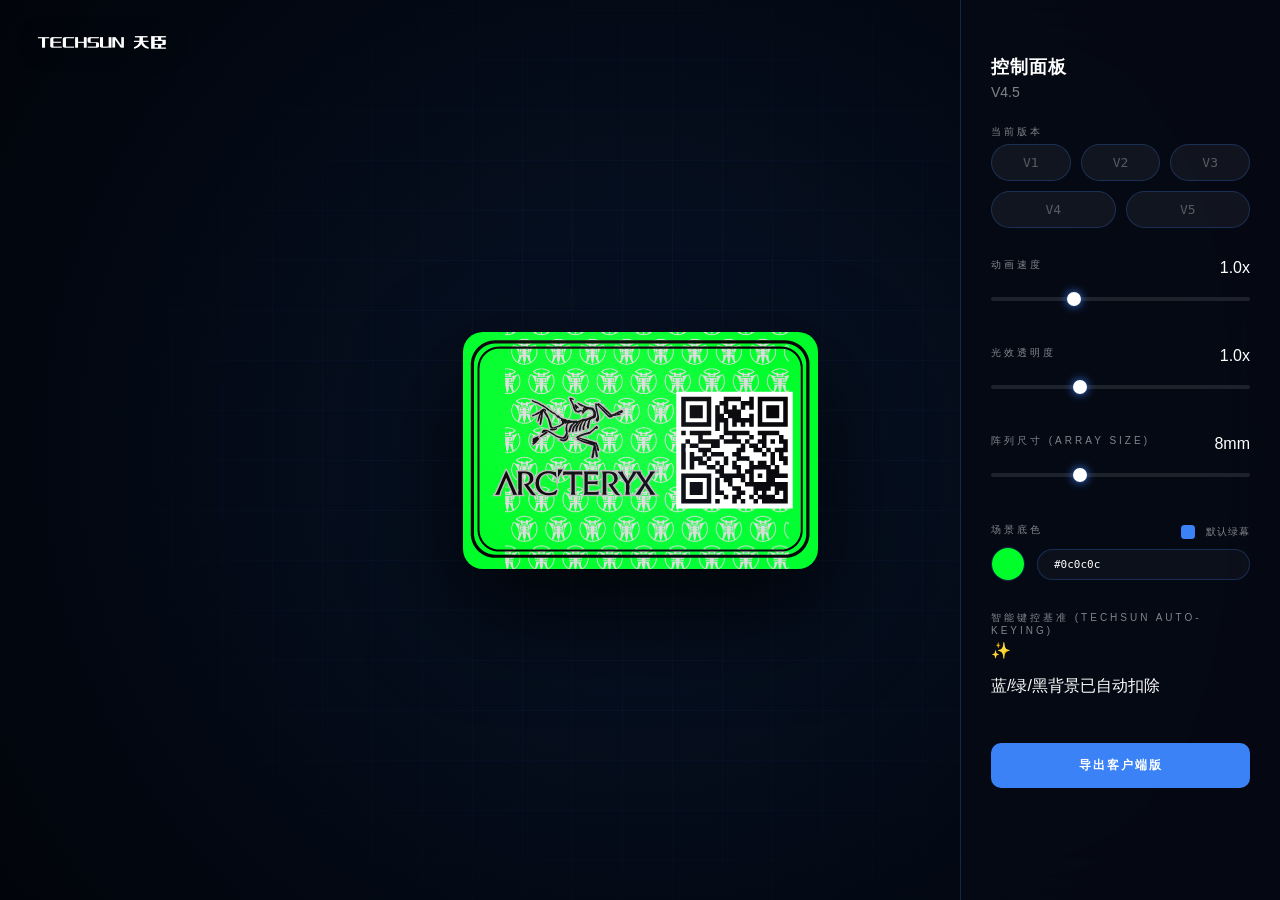
<file: show_v1.html>
<!DOCTYPE html>
<html lang="zh-CN" style="--stage-bg: #00FF2A;" data-immersive-translate-page-theme="dark"><head>
<script>window.PRESET_DATA = {"version":"v1","brightness":1,"speed":1,"bgColor":"#00FF2A","defaultGreen":true,"arraySize":8,"calibrationScale":1.5,"designRatio":3,"versions":["v1","v2","v3","v4","v5"],"parallax":{"x":15.087433239849107,"y":6.510793263026387,"targetX":15.014999999999999,"targetY":6.4799999999999995,"friction":0.08}};</script>

    <meta charset="UTF-8">
    <meta name="viewport" content="width=device-width, initial-scale=1.0, maximum-scale=1.0, user-scalable=no">
    <title>TechSun Visual - Standalone Pro</title>
    <link rel="stylesheet" href="style.css">
<style>@keyframes spin{0%{transform:rotate(0)}to{transform:rotate(360deg)}}.youmind-translate-loader{animation:spin 1s linear infinite}.youmind-translate-target{color:#06c;background-color:#f0f8ff;padding:8px;border-radius:4px;margin:.5em 0;font-style:normal;line-height:1.6}.youmind-translate-target.hidden{display:none}.youmind-translate-target-translation-block-wrapper{display:inline-block;margin-top:var(--youmind-translate-spacing, .5em)!important;margin-bottom:var(--youmind-translate-spacing, .5em)!important}.youmind-translate-target-translation-inline-wrapper{display:inline;margin-left:.2em}.youmind-original-content-wrapper{display:none}.youmind-translate-loading{display:inline-block;opacity:.7;margin-top:var(--youmind-translate-spacing, .5em)!important;margin-bottom:var(--youmind-translate-spacing, .5em)!important;font-size:12px!important;line-height:12px!important}.youmind-translate-loading svg{width:12px!important;height:12px!important;max-width:12px!important;max-height:12px!important}.youmind-translate-loading.inline{margin-left:.3em;margin-top:0;margin-bottom:0;height:12px!important;font-size:12px!important;line-height:12px!important}[data-youmind-translate-target-mode=below] .youmind-translate-loading{height:12px}[data-youmind-translate-target-mode=replace] .youmind-translate-loading{height:12px!important;margin-left:.3em;margin-top:0;margin-bottom:0}.youmind-translate-hidden{display:none!important}.youmind-translate-target-translation-theme-none-inner{display:inline}[data-youmind-translate-target-mode=below] .youmind-translate-target-translation-theme-none-inner{text-decoration:underline;text-decoration-style:dashed;text-decoration-color:#a9d5ff;text-underline-offset:4px}[data-youmind-translate-target-mode=replace] .youmind-translate-target-translation-block-wrapper{margin-top:0;margin-bottom:0}[data-youmind-translate-target-mode=replace] .youmind-translate-target-translation-inline-wrapper{margin-left:0}.youmind-translate-learning-mode{position:relative}[data-youmind-translate-target-mode=below] .youmind-translate-learning-mode .youmind-translate-target-translation-theme-none-inner{filter:blur(5px);opacity:.3;transition:all .15s ease-in-out}[data-youmind-translate-target-mode=below] .youmind-translate-learning-mode .youmind-translate-target-translation-theme-none-inner:hover{opacity:1;filter:blur(0px)}.youmind-bionic-wrapper{display:inline;font-family:inherit;font-size:inherit;line-height:inherit;color:inherit}.youmind-bionic-bold{font-weight:700;color:inherit}.youmind-bionic-normal{font-weight:400;opacity:.7;color:inherit}[data-youmind-translate-target-mode=bionic] .youmind-bionic-bold{letter-spacing:-.01em}[data-youmind-translate-target-mode=bionic]{-webkit-font-smoothing:antialiased;-moz-osx-font-smoothing:grayscale}.youmind-translate-preserve-style{font-family:inherit;font-size:inherit;color:inherit;line-height:inherit;text-align:inherit}</style></head>
<body class="dark is-client">
    <!-- 固定 Logo -->
    <div class="logo-container">
        <img src="logo.png" class="brand-logo" alt="LOGO">
    </div>

    <!-- 视差舞台区 -->
    <main class="viewport">
        <div id="stage" class="stage" style="background-color: rgb(0, 255, 42); width: 355px; height: 237px;">
            <!-- 云膜图层组 (位于最底层) -->
            <div id="layer-clouds" class="layer layer-clouds"><img class="cloud-item" src="./cloud-12.png" data-ratio="2.9943661971830986" style="transform: translate(-50%, -50%) translate(6.03497px, 2.60432px) scale(1);"></div>

            <!-- 底图层 -->
            <div id="layer-under" class="layer layer-under" style="background-image: none; opacity: 0;"></div>
            
            <!-- WebGL 光影层 (在 under 和 cloud 之间) -->
            <canvas id="glCanvas" class="layer layer-gl" width="355" height="237"></canvas>
            
            <!-- 蒙版顶层 -->
            <div id="layer-top" class="layer layer-top">
                <img id="topImg" src="./v1/top.png" alt="" draggable="false">
            </div>
        </div>
    </main>

    <!-- 控制面板 -->
    <aside class="control-panel">
        <div id="panel-toggle" title="展开/收起面板"></div>
        <div class="panel-header">
            <h3>控制面板</h3>
            <span class="v-tag">V4.5</span>
        </div>

        <div class="panel-section">
            <label>当前版本</label>
            <div id="version-list" class="version-list">
                <!-- 动态生成版本按钮 -->
            <button class="v-btn">V1</button><button class="v-btn">V2</button><button class="v-btn">V3</button><button class="v-btn">V4</button><button class="v-btn">V5</button></div>
        </div>

        <div class="panel-section">
            <div class="label-row">
                <label>动画速度</label>
                <span id="speed-val">1.0x</span>
            </div>
            <input type="range" id="speed-slider" min="0.1" max="3.0" step="0.1" value="1.0">
        </div>

        <div class="panel-section">
            <div class="label-row">
                <label>光效透明度</label>
                <span id="bright-val">1.0x</span>
            </div>
            <input type="range" id="bright-slider" min="0.0" max="3.0" step="0.1" value="1.0">
        </div>

        <div class="panel-section">
            <div class="label-row">
                <label>阵列尺寸 (Array Size)</label>
                <span id="depth-val">8mm</span>
            </div>
            <input type="range" id="depth-slider" min="6" max="12" step="1" value="8">
        </div>

        <div class="panel-section">
            <div class="label-row">
                <label>场景底色</label>
                <div class="lock-wrapper">
                    <input type="checkbox" id="bg-default-green" checked=""> 
                    <span>默认绿幕</span>
                </div>
            </div>
            <div class="color-picker-row">
                <div class="color-preview-wrapper">
                    <input type="color" id="bg-color-picker" value="#0c0c0c">
                    <div id="bg-color-indicator" style="background-color: rgb(0, 255, 42);"></div>
                </div>
                <input type="text" id="bg-color-hex" class="hex-input-box" value="#0c0c0c" spellcheck="false">
            </div>
        </div>

        <div class="panel-section">
            <label>智能键控基准 (TechSun Auto-Keying)</label>
            <div class="smart-tip">
                <div class="tip-icon">✨</div>
                <p>蓝/绿/黑背景已自动扣除</p>
            </div>
        </div>

        <div class="panel-footer">
            <button id="export-btn" class="primary-btn">导出客户端版</button>
        </div>
    </aside>

    <!-- 底部演示控制台 (Demo HUD - 极致精简版) -->
    <div class="demo-hud">
        <div style="position: absolute; top: 0px; left: 50%; transform: translate(-50%, -100%); font-size: 9px; color: rgba(255,255,255,0.2); white-space: nowrap; letter-spacing: 0.5em; padding-bottom: 8px;">
            TECHSUN VISUAL ENGINE V5.0 (CORE STANDALONE)
        </div>
        
        <div class="hud-content">
            <!-- 深度 -->
            <div class="hud-group">
                <label>阵列深度</label>
                <input type="range" id="hud-depth-slider" min="6" max="12" step="1" value="8">
                <span class="hud-val" id="hud-depth-val">8mm</span>
            </div>
            
            <div class="hud-divider"></div>

            <!-- 亮度 -->
            <div class="hud-group">
                <label>光效亮度</label>
                <input type="range" id="hud-bright-slider" min="0" max="2" step="0.1" value="1">
                <span class="hud-val" id="hud-bright-val">1.0x</span>
            </div>

            <div class="hud-divider"></div>

            <!-- 速率 -->
            <div class="hud-group">
                <label>动画速率</label>
                <input type="range" id="hud-speed-slider" min="0" max="2" step="0.1" value="1">
                <span class="hud-val" id="hud-speed-val">1.0x</span>
            </div>

            <div class="hud-divider"></div>

            <!-- 版本切换 -->
            <div class="hud-versions" id="hud-version-list"><button class="hud-btn active">V1</button><button class="hud-btn">V2</button><button class="hud-btn">V3</button><button class="hud-btn">V4</button><button class="hud-btn">V5</button></div>
        </div>
    </div>

    <script src="main.js"></script>


</body><div id="youmind-content-root"></div><div id="immersive-translate-popup" style="all: initial"></div></html>
</file>
<file: style.css>
:root {
    --page-bg: #01040a; 
    --stage-bg: #000000;
    --panel-bg: rgba(7, 10, 20, 0.85);
    --accent-color: #3b82f6;
    --text-primary: #ffffff;
    --text-dim: rgba(255, 255, 255, 0.5);
    --glass-border: rgba(59, 130, 246, 0.25);
    --ambient-glow: radial-gradient(circle at 50% 50%, rgba(59, 130, 246, 0.12) 0%, rgba(1, 4, 10, 1) 100%);
}

@keyframes aurora-sweep {
    0% { background-position: -200% 0%; }
    100% { background-position: 200% 0%; }
}

@keyframes reveal-up {
    0% { opacity: 0; transform: translateY(15px); filter: blur(8px); }
    100% { opacity: 1; transform: translateY(0); filter: blur(0); }
}

* {
    box-sizing: border-box;
    -webkit-tap-highlight-color: transparent;
}

body {
    margin: 0;
    padding: 0;
    background-color: var(--page-bg);
    color: var(--text-primary);
    font-family: -apple-system, BlinkMacSystemFont, "Segoe UI", Roboto, "Helvetica Neue", sans-serif;
    overflow: hidden;
    height: 100vh;
    display: flex;
    user-select: none;
}

body::before {
    content: "";
    position: fixed;
    inset: 0;
    background: var(--ambient-glow);
    z-index: -2;
}

body::after {
    content: "";
    position: fixed;
    inset: -10%;
    width: 120%;
    height: 120%;
    background-image: 
        linear-gradient(rgba(59, 130, 246, 0.05) 1px, transparent 1px),
        linear-gradient(90deg, rgba(59, 130, 246, 0.05) 1px, transparent 1px);
    background-size: 50px 50px;
    z-index: -1;
    pointer-events: none;
    mask-image: radial-gradient(circle at 50% 50%, black 20%, transparent 70%);
}

.logo-container {
    position: fixed;
    top: 30px;
    left: 30px;
    z-index: 1000;
    animation: reveal-up 1s cubic-bezier(0.23, 1, 0.32, 1) both;
}
.brand-logo { height: 24px; filter: drop-shadow(0 2px 10px rgba(0, 0, 0, 0.5)); }

.viewport {
    flex: 1;
    position: relative;
    overflow: hidden;
    display: flex;
    align-items: center;
    justify-content: center;
    perspective: 1200px;
    padding: 40px;
    background: transparent;
}

.stage {
    position: relative;
    background: #000;
    box-shadow: 0 40px 100px rgba(0, 0, 0, 0.8);
    border-radius: 20px;
    overflow: hidden;
    transform-style: preserve-3d;
    transition: transform 0.1s ease-out;
}

.stage::after {
    content: "";
    position: absolute;
    inset: 0;
    z-index: 20;
    pointer-events: none;
    background: radial-gradient(circle at calc(35% + var(--after-x, 0px)) calc(25% + var(--after-y, 0px)), rgba(255, 255, 255, 0.08) 0%, transparent 60%),
                radial-gradient(circle at calc(65% - var(--after-x, 0px)) calc(75% - var(--after-y, 0px)), rgba(59, 130, 246, 0.08) 0%, transparent 60%);
    mix-blend-mode: screen;
}

.layer { position: absolute; inset: 0; width: 100%; height: 100%; pointer-events: none; }
.layer-clouds {
    z-index: 1; /* 倒数第二层（Stage背景之上，Under之下） */
    opacity: 1.0;
    pointer-events: none;
    will-change: transform, filter;
    transform: translate3d(0,0,1px); 
    contain: paint;
}
.hud-mode-tag {
    font-family: 'Roboto Mono', monospace;
    font-size: 10px;
    padding: 2px 6px;
    background: rgba(255, 255, 255, 0.1);
    color: rgba(255, 255, 255, 0.5);
    border: 1px solid rgba(255, 255, 255, 0.15);
    border-radius: 3px;
    margin-left: 10px;
    letter-spacing: 1px;
    text-transform: uppercase;
    pointer-events: none;
}
.is-preview .hud-mode-tag {
    opacity: 0.8;
}
.layer-under {
    z-index: 2;
    display: flex;
    align-items: center;
    justify-content: center;
    background-size: contain;
    background-repeat: no-repeat;
    background-position: center;
    transform: translateZ(var(--depth-z, -30px));
}
.layer-gl     { z-index: 3; mix-blend-mode: overlay; pointer-events: none; display: flex; align-items: center; justify-content: center; }

.layer-top {
    position: relative;
    z-index: 10;
    display: flex;
    align-items: center;
    justify-content: center;
    background: radial-gradient(circle, rgba(255,255,255,0.05) 0%, transparent 70%);
}

/* 扫描中状态样式 */
.loading-status {
    font-family: 'Roboto Mono', monospace;
    font-size: 10px;
    color: rgba(255,255,255,0.3);
    padding: 10px;
    letter-spacing: 2px;
    animation: pulse 1.5s infinite;
}

@keyframes pulse {
    0% { opacity: 0.3; }
    50% { opacity: 0.6; }
    100% { opacity: 0.3; }
}

.layer-under img, .layer-gl canvas, .layer-top img { max-width: 100%; max-height: 100%; object-fit: contain; }

.lighting-overlay {
    position: absolute;
    inset: -100%;
    width: 300%;
    height: 300%;
    z-index: 25;
    pointer-events: none;
    mix-blend-mode: overlay;
    background: radial-gradient(circle at 50% 50%, rgba(255, 255, 255, 0.4) 0%, rgba(59, 130, 246, 0.15) 30%, transparent 60%);
    will-change: transform;
    opacity: 0.35;
}

.cloud-item {
    position: absolute;
    top: 50%;
    left: 50%;
    height: 120%;
    max-width: none;
    transform: translate(-50%, -50%);
    will-change: transform;
}

/* --- 侧边控制面板 (回归 17:00 简洁风) --- */
.control-panel {
    width: 320px;
    height: 100vh;
    background: var(--panel-bg);
    backdrop-filter: blur(40px);
    border-left: 1px solid var(--glass-border);
    padding: 40px 30px;
    display: flex;
    flex-direction: column;
    gap: 15px;
    z-index: 1001;
    position: fixed;
    top: 0; right: 0;
    transition: transform 0.5s cubic-bezier(0.19, 1, 0.22, 1);
}

.panel-header { margin-bottom: 10px; }
.panel-section { margin-bottom: 15px; }

.panel-header h3 {
    margin: 0;
    font-size: 18px;
    letter-spacing: 1px;
}

.v-tag {
    font-size: 14px;
    color: var(--text-dim);
    display: block;
    margin-top: 5px;
}

.panel-section label { font-size: 10px; color: var(--text-dim); text-transform: uppercase; letter-spacing: 0.3em; font-weight: 500; display: block; margin-bottom: 5px; }

.slider-row { display: flex; justify-content: space-between; align-items: center; }
.slider-row span { font-family: 'Roboto Mono', monospace; font-size: 13px; color: var(--accent-color); }

.version-list { display: flex; flex-wrap: wrap; gap: 10px; }
.v-btn {
    background: rgba(255, 255, 255, 0.05);
    border: 1px solid var(--glass-border);
    color: rgba(255, 255, 255, 0.6);
    padding: 10px 20px;
    border-radius: 6px;
    cursor: pointer;
    font-size: 12px;
    transition: all 0.3s cubic-bezier(0.23, 1, 0.32, 1);
}
.v-btn:hover {
    background: rgba(255, 255, 255, 0.1);
    border-color: rgba(255, 255, 255, 0.4);
    color: white;
    transform: scale(1.05);
}
.v-btn.active { background: var(--accent-color); border-color: var(--accent-color); color: white; box-shadow: 0 0 20px rgba(59, 130, 246, 0.4); }

/* 滑块回归工业厚度 */
input[type=range] {
    -webkit-appearance: none;
    width: 100%;
    height: 4px;
    background: rgba(255, 255, 255, 0.1);
    border-radius: 2px;
    margin: 15px 0;
    outline: none;
}

input[type=range]::-webkit-slider-thumb {
    -webkit-appearance: none;
    width: 14px;
    height: 14px;
    background: #fff;
    border-radius: 50%;
    cursor: pointer;
    box-shadow: 0 0 10px var(--accent-color);
}

/* --- HUD (保持高级感的预览组件) --- */
.demo-hud {
    position: fixed;
    bottom: 30px;
    left: 50%;
    transform: translateX(-50%);
    z-index: 1000000;
    display: none;
    flex-direction: column;
    align-items: stretch;
    gap: 12px;
    pointer-events: none;
    width: 95vw;
    max-width: 550px; 
    box-sizing: border-box;
}

body.is-preview .demo-hud { display: flex; }

.hud-kernel-tag {
    font-size: 8px;
    color: var(--text-dim);
    opacity: 0.2;
    letter-spacing: 5px;
    margin-bottom: 5px;
    font-family: 'Roboto Mono', monospace;
    font-weight: 300;
}

.hud-container { 
    display: flex; 
    gap: 8px; /* 窄屏间距缩减 */
    pointer-events: auto; 
    width: 100%;
    margin: 0;
    padding: 0 4px; /* 关键：同步底座的 4px padding，实现边缘绝对重合 */
    box-sizing: border-box;
}

.hud-card.mini {
    background: rgba(7, 10, 20, 0.8);
    backdrop-filter: blur(25px);
    border: 1px solid rgba(255, 255, 255, 0.05);
    border-radius: 12px;
    padding: 12px 18px;
    flex: 1; /* 强制平分空间 */
    width: 100%; /* 确保在 1 个卡片时填满，多个卡片时平分 */
    display: flex;
    flex-direction: column;
    justify-content: center;
    box-sizing: border-box;
    min-width: 120px; /* 保证最小可操作性 */
}

/* 防止三卡片模式下文字换行 */
.hud-label-row { 
    display: flex; 
    align-items: center; 
    justify-content: space-between; /* 左右对齐 */
    gap: 4px; 
    margin-bottom: 6px; 
}
.hud-label-row label { 
    font-size: 9px; /* 稍微缩小文字 */
    color: var(--text-dim); 
    letter-spacing: 0px; 
    white-space: nowrap; /* 强制不换行 */
}
.hud-val { 
    font-size: 11px; 
    color: var(--accent-color); 
    font-family: 'Roboto Mono', monospace; 
    font-weight: bold; 
    white-space: nowrap;
}

.hud-segmented {
    display: flex;
    background: rgba(7, 10, 20, 0.8);
    backdrop-filter: blur(20px);
    border-radius: 100px;
    padding: 4px;
    border: 1px solid rgba(255, 255, 255, 0.08);
    pointer-events: auto;
    width: 100%;
    box-sizing: border-box;
    justify-content: center;
}

.hud-v-btn {
    flex: 1;
    padding: 8px 14px;
    border-radius: 100px;
    border: none;
    background: transparent;
    color: rgba(255, 255, 255, 0.3);
    font-size: 10px;
    letter-spacing: 2px;
    cursor: pointer;
}

.hud-v-btn.active {
    background: rgba(59, 130, 246, 0.15);
    color: white;
    box-shadow: 0 0 15px rgba(59, 130, 246, 0.3);
    position: relative;
    overflow: hidden;
}

.hud-v-btn.active::after {
    content: '';
    position: absolute;
    inset: 0;
    border-radius: 100px;
    border: 1px solid transparent;
    background: linear-gradient(90deg, transparent, transparent, var(--accent-color), transparent, transparent) border-box;
    -webkit-mask: linear-gradient(#fff 0 0) padding-box, linear-gradient(#fff 0 0);
    -webkit-mask-composite: destination-out;
    mask-composite: exclude;
    background-size: 200% 100%;
    animation: aurora-sweep 3s linear infinite;
}

.primary-btn {
    width: 100%; padding: 14px; border-radius: 10px; background: var(--accent-color); color: white;
    border: none; font-weight: 600; font-size: 12px; letter-spacing: 2px;
    cursor: pointer; transition: all 0.3s;
}
.primary-btn:hover {
    transform: translateY(-2px);
    box-shadow: 0 4px 20px rgba(59, 130, 246, 0.4);
}

.emergency-btn {
    position: fixed; top: 30px; right: 30px;
    background: rgba(7, 10, 20, 0.85);
    border: 1px solid rgba(59, 130, 246, 0.4);
    color: #3b82f6;
    padding: 10px 25px; border-radius: 100px; cursor: pointer; z-index: 2000000;
    font-size: 11px; font-weight: 900; backdrop-filter: blur(15px); display: none;
}

/* 颜色控制 */
.label-row { display: flex; justify-content: space-between; align-items: center; margin-bottom: 5px; }
.lock-wrapper { display: flex; align-items: center; gap: 8px; color: var(--text-dim); font-size: 10px; letter-spacing: 1px; cursor: pointer; }
.lock-wrapper input[type="checkbox"] { appearance: none; width: 14px; height: 14px; border: 1px solid var(--glass-border); border-radius: 3px; background: rgba(255, 255, 255, 0.05); cursor: pointer; }
.lock-wrapper input[type="checkbox"]:checked { background: var(--accent-color); border-color: var(--accent-color); }
.color-picker-row { display: flex; gap: 12px; align-items: center; }
.color-preview-wrapper { position: relative; width: 34px; height: 34px; border-radius: 50%; border: 1px solid var(--glass-border); overflow: hidden; }
#bg-color-picker { position: absolute; inset: -10px; width: 150%; height: 150%; cursor: pointer; opacity: 0; z-index: 2; }
#bg-color-indicator { position: absolute; inset: 0; background: var(--stage-bg); z-index: 1; }
.hex-input-box { flex: 1; background: rgba(255, 255, 255, 0.03); border: 1px solid var(--glass-border); border-radius: 100px; padding: 8px 16px; color: var(--text-primary); font-family: 'Roboto Mono', monospace; font-size: 11px; outline: none; }

body.is-preview #main-sidebar { display: none !important; }
body.is-preview #preview-hud { display: flex !important; }
body.is-preview #emergency-exit { display: flex !important; }

/* ── 极致流体 HUD 架构 (大底座透明化) ── */
.demo-hud {
    position: fixed;
    bottom: 25px;
    left: 50%;
    transform: translateX(-50%);
    width: clamp(320px, 92%, 920px);
    height: auto;
    background: none !important; /* 彻底去除大底座背景 */
    border: none !important; /* 彻底去除大底座边框 */
    backdrop-filter: none !important; /* 去除大底座毛玻璃 */
    display: none; 
    flex-direction: column;
    align-items: center;
    gap: 12px;
    z-index: 10000;
}

.hud-container {
    display: flex;
    flex-direction: row;
    flex-wrap: nowrap;
    justify-content: center;
    gap: 12px;
    width: 80%; /* 缩减至 80% */
}

.hud-card.mini {
    flex: 1;
    max-width: 300px;
    padding: 10px 18px;
    background: rgba(15, 15, 20, 0.6) !important; /* 还原卡片背景 */
    backdrop-filter: blur(15px);
    border: 1px solid rgba(255, 255, 255, 0.08) !important; /* 还原卡片边框 */
    border-radius: 12px;
}

/* 滑块轨道瘦身 */
.hud-card.mini input[type="range"] {
    height: 1px;
    background: rgba(255, 255, 255, 0.15);
    margin: 12px 0;
}

/* 侧边栏版本网格：自适应排布 */
.version-grid {
    display: grid;
    grid-template-columns: repeat(auto-fill, minmax(45px, 1fr));
    gap: 8px;
}

/* 版本切换组：完美居中流式 */
.hud-segmented {
    display: flex;
    justify-content: center;
    align-items: center;
    background: rgba(15, 15, 20, 0.6);
    backdrop-filter: blur(15px);
    border: 1px solid rgba(255, 255, 255, 0.08);
    border-radius: 100px;
    padding: 4px;
    width: 100%;
    max-width: 500px;
    height: 42px;
}

.v-btn {
    flex: 1; /* 让按钮平分空间 */
    display: flex;
    justify-content: center;
    align-items: center;
    height: 100%;
    font-size: clamp(11px, 1.2vw, 13px);
    color: rgba(255, 255, 255, 0.3);
    cursor: pointer;
    border-radius: 100px;
    transition: all 0.3s ease;
    font-family: 'Roboto Mono', monospace;
    font-weight: 500;
}

.v-btn.active {
    background: rgba(59, 130, 246, 0.15);
    color: #3b82f6;
    box-shadow: inset 0 0 10px rgba(59, 130, 246, 0.1);
}

.hud-kernel-tag {
    font-size: 9px;
    color: rgba(255, 255, 255, 0.2);
    letter-spacing: 2px;
    margin-bottom: 5px;
}
</file>
